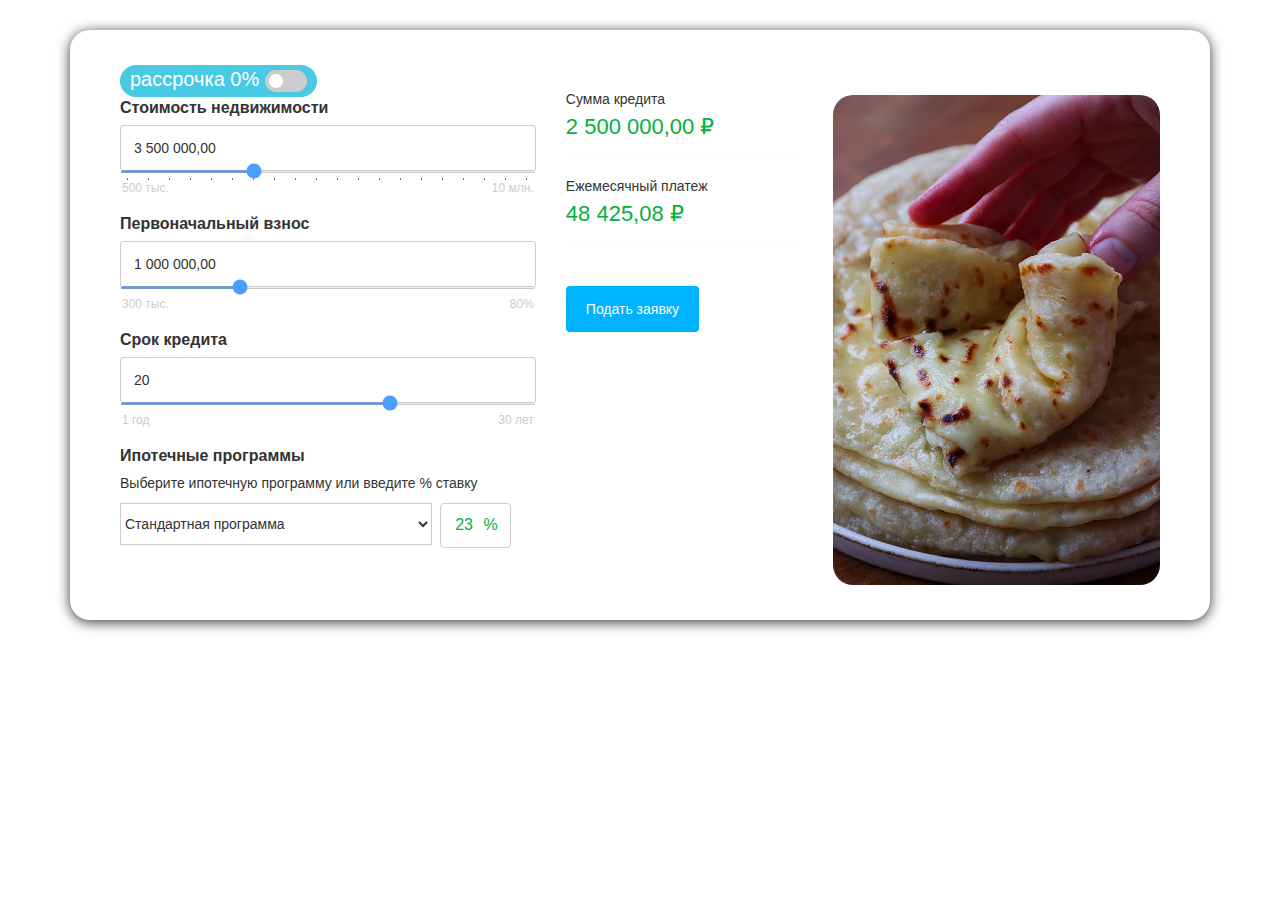
<file: index.html>
<!DOCTYPE html>
<html>
    <head>
        <link href="https://cdn.jsdelivr.net/npm/bootstrap@5.3.3/dist/css/bootstrap.min.css" rel="stylesheet" integrity="sha384-QWTKZyjpPEjISv5WaRU9OFeRpok6YctnYmDr5pNlyT2bRjXh0JMhjY6hW+ALEwIH" crossorigin="anonymous">
        <script src="https://cdn.jsdelivr.net/npm/bootstrap@5.3.3/dist/js/bootstrap.bundle.min.js" integrity="sha384-YvpcrYf0tY3lHB60NNkmXc5s9fDVZLESaAA55NDzOxhy9GkcIdslK1eN7N6jIeHz" crossorigin="anonymous"></script> 
        <link rel="stylesheet" href="https://maxcdn.bootstrapcdn.com/bootstrap/3.4.1/css/bootstrap.min.css">
		<script src="https://ajax.googleapis.com/ajax/libs/jquery/3.7.1/jquery.min.js"></script>
		<link rel="stylesheet" href="https://cdnjs.cloudflare.com/ajax/libs/jquery/3.6.0/jquery.min.js">
		<link rel="stylesheet" href="https://cdnjs.cloudflare.com/ajax/libs/bootstrap/5.0.2/js/bootstrap.min.js">
    </head>
	<body>
    <link rel="stylesheet" type="text/css" href="main.css">
		<script src="scrip.js" defer></script>
		<div class="container">
			<div class="row mortgage-calculator">
					<div class="col-md-5 col-xs-12">
						<div class="blue-rectangle">
							рассрочка 0%
							<label class="switch">
							  <input type="checkbox" id="installment-toggle"> 
							  <span class="slider round"></span>
							</label>
						</div>
						
						<div class="form-group">
							<label for="object-price">Стоимость недвижимости</label>
							<div class="range-output">
								<input class="money text-input" id="object-price-output">
																<input type="hidden" id="object-price-hidden">
							</div>
							<input type="range" list="object-price-tickmarks" min="500000" max="10000000" value="3500000" class="form-control-range" id="object-price">
							<datalist id="object-price-tickmarks">
								<option value="500000" label="500 тыс.">
								<option value="1000000">
								<option value="1500000">
								<option value="2000000">
								<option value="2500000">
								<option value="3000000">
								<option value="3500000">
								<option value="4000000">
								<option value="4500000">
								<option value="5000000">
								<option value="5500000">
								<option value="6000000">
								<option value="6500000">
								<option value="7000000">
								<option value="7500000">
								<option value="8000000">
								<option value="8500000">
								<option value="9000000">
								<option value="9500000">
								<option value="10000000" label="10 млн.">
							</datalist>
						</div>
	
						<div class="form-group">
							<label for="first-payment">Первоначальный взнос</label>
							<div class="range-output">
								<input class="money text-input" name="" id="first-payment-output">
																<input type="hidden" id="first-payment-hidden">
							</div>
							<input type="range" list="first-payment-tickmarks" min="300000" max="5000000" value="1000000" class="form-control-range" id="first-payment">
							<datalist id="first-payment-tickmarks">
								<option label="300 тыс.">
								<option label="80%">
							</datalist>
							
						</div>
	
						<div class="form-group">
							<label for="years">Срок кредита</label>
							<div class="range-output">
								<input class="text-input" name="" id="years-output">
							</div>
							<input type="range" list="years-tickmarks" min="1" max="30" value="20" class="form-control-range" id="years">
							<datalist id="tickmarks years-tickmarks">
								<option value="1" label="1 год">
								<option id="years-label" value="30" label="30 лет">
							</datalist>
							
						</div>
	
						<div class="form-grop">
							<label for="percent">Ипотечные программы</label>
							<p>Выберите ипотечную программу или введите % ставку</p>
							<div id="percent">
								<select id="bank-select">
									<option value="23" selected>Стандартная программа</option>
									<option value="6.0">Семейная ипотека</option>
								</select>
								<div class="bank-percent">
									<input class="text-input-percent" id="bank-percent-span" value="23">%
								</div>
							</div>
						</div>
					</div>
					<div class="col-md-3 col-xs-12">
						<div class="mc-item mc-item-first">
							<p>Сумма кредита</p>
							<p class="mc-item-number"><span id="credit-summ">2 500 000,00</span> ₽</p>
							<hr>
						</div>
						<div class="mc-item">
							<p>Ежемесячный платеж</p>
							<p class="mc-item-number"><span id="month-pay">18 639,33</span> ₽</p>
							<hr>
						</div>
						<div class="mc-item-bottom">
							<button type="submit" class="calc-submit-btn popmake-ipoteka-calc pum-trigger" id="calc-submit" style="cursor: pointer;">Подать заявку</button>
						</div>
					</div>
					<div class="col-md-4 col-xs-12">
						<div class="creative-container">
							<img src="hichin.jpg" alt="Hichib blyat" class="creative-img">
						</div>
					</div>
			</div>
		</div>
	</body>
</html>
</file>
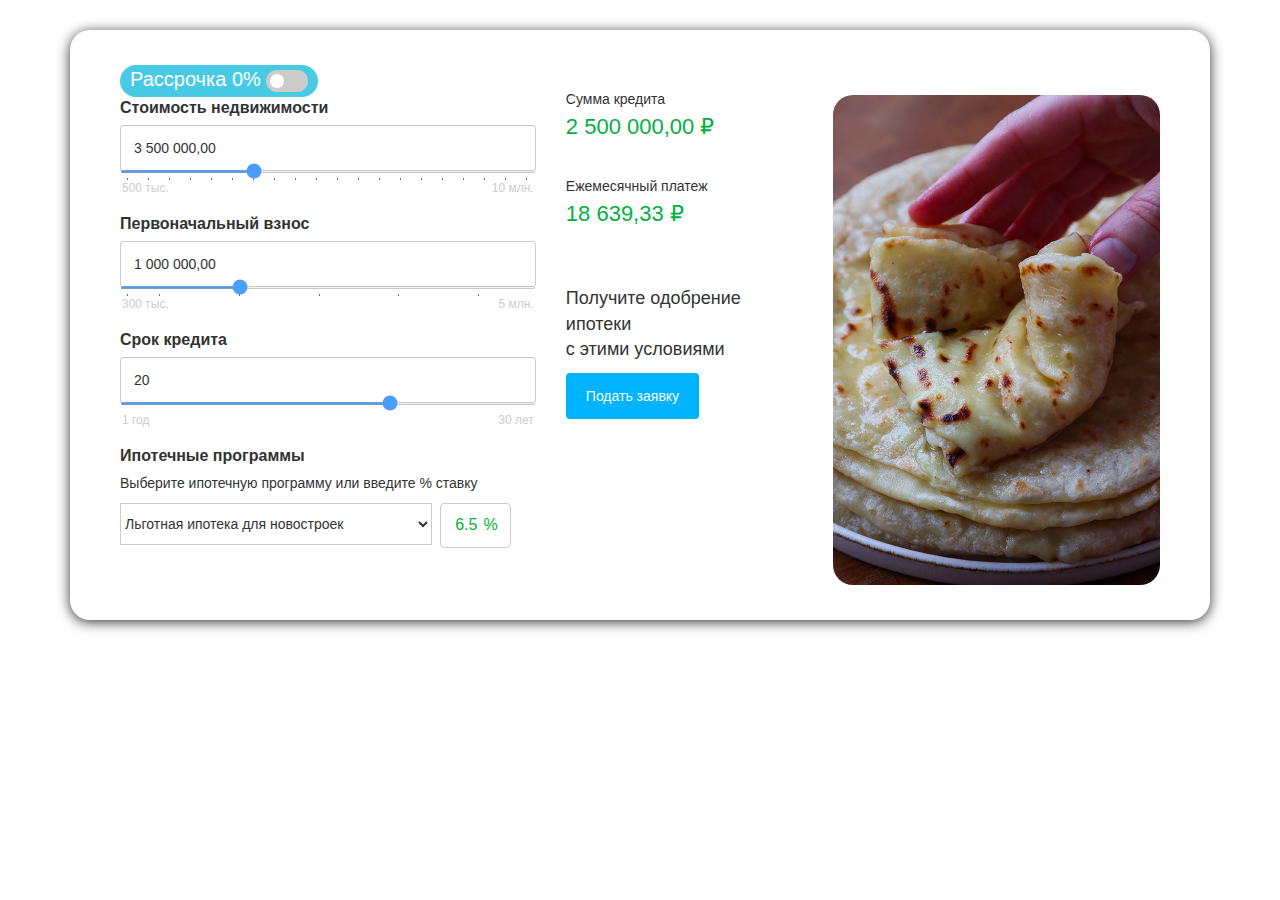
<file: test.html>
<!DOCTYPE html>
<html>
  <head>
    <link href="https://cdn.jsdelivr.net/npm/bootstrap@5.3.3/dist/css/bootstrap.min.css" rel="stylesheet" integrity="sha384-QWTKZyjpPEjISv5WaRU9OFeRpok6YctnYmDr5pNlyT2bRjXh0JMhjY6hW+ALEwIH" crossorigin="anonymous">
    <script src="https://cdn.jsdelivr.net/npm/bootstrap@5.3.3/dist/js/bootstrap.bundle.min.js" integrity="sha384-YvpcrYf0tY3lHB60NNkmXc5s9fDVZLESaAA55NDzOxhy9GkcIdslK1eN7N6jIeHz" crossorigin="anonymous"></script> 
    <link rel="stylesheet" href="https://maxcdn.bootstrapcdn.com/bootstrap/3.4.1/css/bootstrap.min.css">
    <script src="https://ajax.googleapis.com/ajax/libs/jquery/3.7.1/jquery.min.js"></script>
    <link rel="stylesheet" href="https://cdnjs.cloudflare.com/ajax/libs/jquery/3.6.0/jquery.min.js">
    <link rel="stylesheet" href="https://cdnjs.cloudflare.com/ajax/libs/bootstrap/5.0.2/js/bootstrap.min.js">
</head>
  <body>

    
    <link rel="stylesheet" type="text/css" href="main.css">
		<script src="scrip.js" defer></script>
		<div class="container">
			<div class="row mortgage-calculator">
					<div class="col-md-5 col-xs-12">
						<div class="blue-rectangle">
							Рассрочка 0%
							<label class="switch">
							  <input type="checkbox" id="installment-toggle"> 
							  <span class="slider round"></span>
							</label>
						</div>
						
						<div class="form-group">
							<label for="object-price">Стоимость недвижимости</label>
							<div class="range-output">
								<input class="money text-input" id="object-price-output">
																<input type="hidden" id="object-price-hidden">
							</div>
							<input type="range" list="object-price-tickmarks" min="500000" max="10000000" value="3500000" class="form-control-range" id="object-price">
							<datalist id="object-price-tickmarks">
								<option value="500000" label="500 тыс.">
								<option value="1000000">
								<option value="1500000">
								<option value="2000000">
								<option value="2500000">
								<option value="3000000">
								<option value="3500000">
								<option value="4000000">
								<option value="4500000">
								<option value="5000000">
								<option value="5500000">
								<option value="6000000">
								<option value="6500000">
								<option value="7000000">
								<option value="7500000">
								<option value="8000000">
								<option value="8500000">
								<option value="9000000">
								<option value="9500000">
								<option value="10000000" label="10 млн.">
							</datalist>
						</div>
	
						<div class="form-group">
							<label for="first-payment">Первоначальный взнос</label>
							<div class="range-output">
								<input class="money text-input" name="" id="first-payment-output">
																<input type="hidden" id="first-payment-hidden">
							</div>
							<input type="range" list="first-payment-tickmarks" min="300000" max="5000000" value="1000000" class="form-control-range" id="first-payment">
							<datalist id="first-payment-tickmarks">
								<option value="300000" label="300 тыс.">
								<option value="500000">
								<option value="1000000">
								<option value="1500000">
								<option value="2000000">
								<option value="2500000">
								<option value="3000000">
								<option value="3500000">
								<option value="4000000">
								<option value="4500000">
								<option value="5000000" label="5 млн.">
							</datalist>
							
						</div>
	
						<div class="form-group">
							<label for="years">Срок кредита</label>
							<div class="range-output">
								<input class="text-input" name="" id="years-output">
							</div>
							<input type="range" list="years-tickmarks" min="1" max="30" value="20" class="form-control-range" id="years">
							<datalist id="tickmarks years-tickmarks">
								<option value="1" label="1 год">
								<option value="30" label="30 лет">
							</datalist>
							
						</div>
	
						<div class="form-grop">
							<label for="percent">Ипотечные программы</label>
							<p>Выберите ипотечную программу или введите % ставку</p>
							<div id="percent">
								<select id="bank-select">
									<option value="6.5" selected>Льготная ипотека для новостроек</option>
									<option value="4.9">Семейная ипотека</option>
									<option value="2.7">Сельская ипотека</option>
									<option value="6.5">Покупка квартиры в новостройке</option>
									<option value="8.9">Покупка вторичного жилья</option>
								</select>
								<div class="bank-percent">
									<input class="text-input-percent" id="bank-percent-span" value="6.5">%
								</div>
							</div>
						</div>
					</div>
					<div class="col-md-3 col-xs-12">
						<div class="mc-item mc-item-first">
							<p>Сумма кредита</p>
							<p class="mc-item-number"><span id="credit-summ">2 500 000,00</span> ₽</p>
							<hr>
						</div>
						<div class="mc-item">
							<p>Ежемесячный платеж</p>
							<p class="mc-item-number"><span id="month-pay">18 639,33</span> ₽</p>
							<hr>
						</div>
						<div class="mc-item-bottom">
							<p>Получите одобрение ипотеки<br>с этими условиями</p>
							<button type="submit" class="calc-submit-btn popmake-ipoteka-calc pum-trigger" id="calc-submit" style="cursor: pointer;">Подать заявку</button>
						</div>
					</div>
					<div class="col-md-4 col-xs-12">
						<div class="creative-container">
							<img src="hichin.jpg" alt="Hichib blyat" class="creative-img">
						</div>
					</div>
			</div>
		</div>

  
</div>
</body>
</html>
</file>
<file: main.css>
/* Калькулятор ипотеки */
#mortgage-calculator-section {
	margin-top:50px;
	margin-bottom:100px;
}
.mortgage-calculator {
  margin-top: 30px;
	padding:35px;
	border-radius: 20px;
	box-shadow: 0px 2px 13px rgba(0, 0, 0, 0.8);
}
.mortgage-calculator #credit-purpose {
	width: 100%;
    background: #fff;
    border: 1px solid #ccc;
    height: 45px;
    margin-bottom: 10px;
}
.mortgage-calculator label {
	font-size:16px;
	color:#333;
}
.mortgage-calculator .range-output span {
	color:#333;
}
.mortgage-calculator datalist {
display: flex;
justify-content: space-between;
padding-top:7px;
}

.mortgage-calculator datalist option {
display: inline;
color: #ccc;
font-weight: 300;
font-size: 12px;
}
.money, .text-input {
  width:100%;
  border: 1px solid #ffffff;
}
.text-input-percent {
  width:60%;
  border:none;
}
.mortgage-calculator input[type="range"] {
    width: 100%;
    height: 3px;
    border-radius: 4px;
    background: #00b3ff;
    outline: none;
    opacity: 0.7;
    -webkit-transition: .2s;
    transition: opacity .2s;
    border-top-left-radius: 0;
    border-top-right-radius: 0;
}
.mortgage-calculator input[type="range"]::-webkit-slider-thumb {
  -webkit-appearance: none;
  appearance: none;
  width: 17px;
  height: 17px;
  border-radius: 50%; 
  background: #fff;
  border:2px solid #00b3ff;
  cursor: pointer;
}

.mortgage-calculator input[type="range"]::-moz-range-thumb {
  width: 25px;
  height: 25px;
  border-radius: 50%;
  background: #4CAF50;
  cursor: pointer;
}
.mortgage-calculator .range-output {
	border:1px solid #ccc;
	padding:10px;
	border-bottom: none;
	border-radius: 4px;
	border-bottom-left-radius: 0;
	border-bottom-right-radius: 0;
}
.mortgage-calculator #percent {
	display:block;
}
.mortgage-calculator #percent #bank-select {
	width: 75%;
    float: left;
    background: #fff;
    border: 1px solid #ccc;
    height: 42px;
}
.mortgage-calculator #percent .bank-percent {
	width: 17%;
    float: left;
    background: #fff;
    border: 1px solid #ccc;
    border-radius: 4px;
    padding: 9px;
    margin-left:2%;
    text-align: center;
    color: #04B040;
    font-size:16px;
}
.mortgage-calculator .mc-item-first {
	margin-top:27px;
}
.mortgage-calculator .mc-item p {
	line-height:1;
	color:#333;
}
.mortgage-calculator .mc-item p.mc-item-number {
	color:#04B040;
	font-size:22px;
}
.mortgage-calculator .mc-item-bottom {
	margin-top:40px;
}
.mortgage-calculator .mc-item-bottom p {
	font-size:18px;
	color:#333;
	font-weight: 500;
}
.mortgage-calculator .mc-item-bottom button {
	background:#00b3ff;
	color:#fefefe;
	border-radius: 4px;
	padding:13px 20px;
	border:none;
}

.creative-container {
  margin-top: 30px;
}

.creative-img {
  width:100%;
  border-radius: 20px;
  box-shadow: 0px 2px 13px rgba (0,0,0, 0.08);
}

/* Переключатель — коробка вокруг ползунка */
.switch {
  position: relative;
  display: inline-block;
  width: 42px;
  height: 22px;
}
/* Скрыть флажок HTML по умолчанию */
.switch input {
  opacity: 0;
  width: 0;
  height: 0;
}
/* Ползунок */
.slider {
  position: absolute;
  cursor: pointer;
  top: 0;
  left: 0;
  right: 0;
  bottom: 0;
  background-color: #ccc;
  -webkit-transition: .4s;
  transition: .4s;
}
.slider:before {
  position: absolute;
  content: "";
  height: 14px;
  width: 14px;
  left: 4px;
  bottom: 4px;
  background-color: white;
  -webkit-transition: .4s;
  transition: .4s;
}
input:checked + .slider {
  background-color: #2196F3;
}
input:focus + .slider {
  box-shadow: 0 0 1px #2196F3;
}
input:checked + .slider:before {
  -webkit-transform: translateX(20px);
  -ms-transform: translateX(20px);
  transform: translateX(20px);
}
/* Закруглённые ползунки */
.slider.round {
  border-radius: 34px;
}
.slider.round:before {
  border-radius: 50%;
}

.mc-rass {
  margin-top: 0px;
  font-size: 17px;
}

.disabled-section {
  opacity: 0.5;
  pointer-events: none;
}


  
.blue-rectangle {
  
  text-align:center;
  position:relative;
  background-color: #48cae4;
  display: inline-block;
  font-size: 20px;
  color: rgb(255, 255, 255);
  border-radius: 20px;
  padding-left: 10px;
  padding-right: 10px;
  
  
}
</file>
